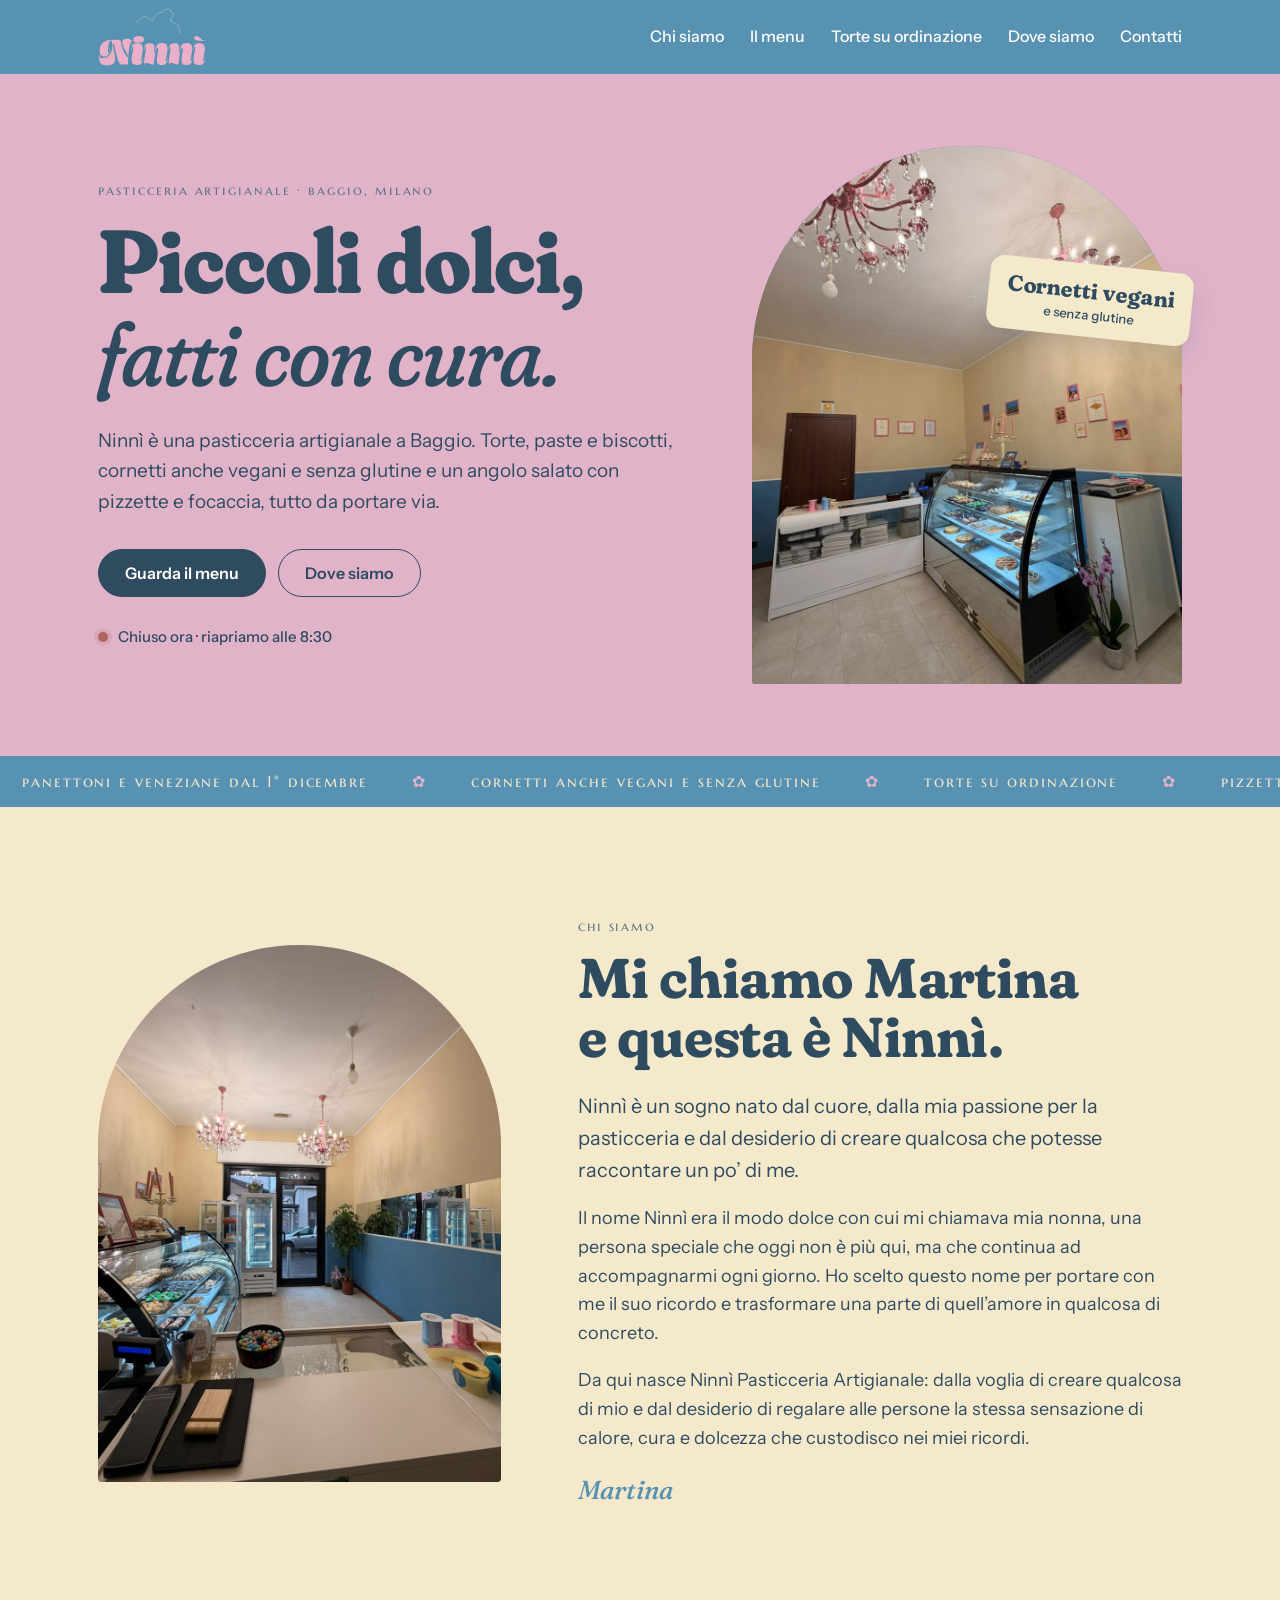
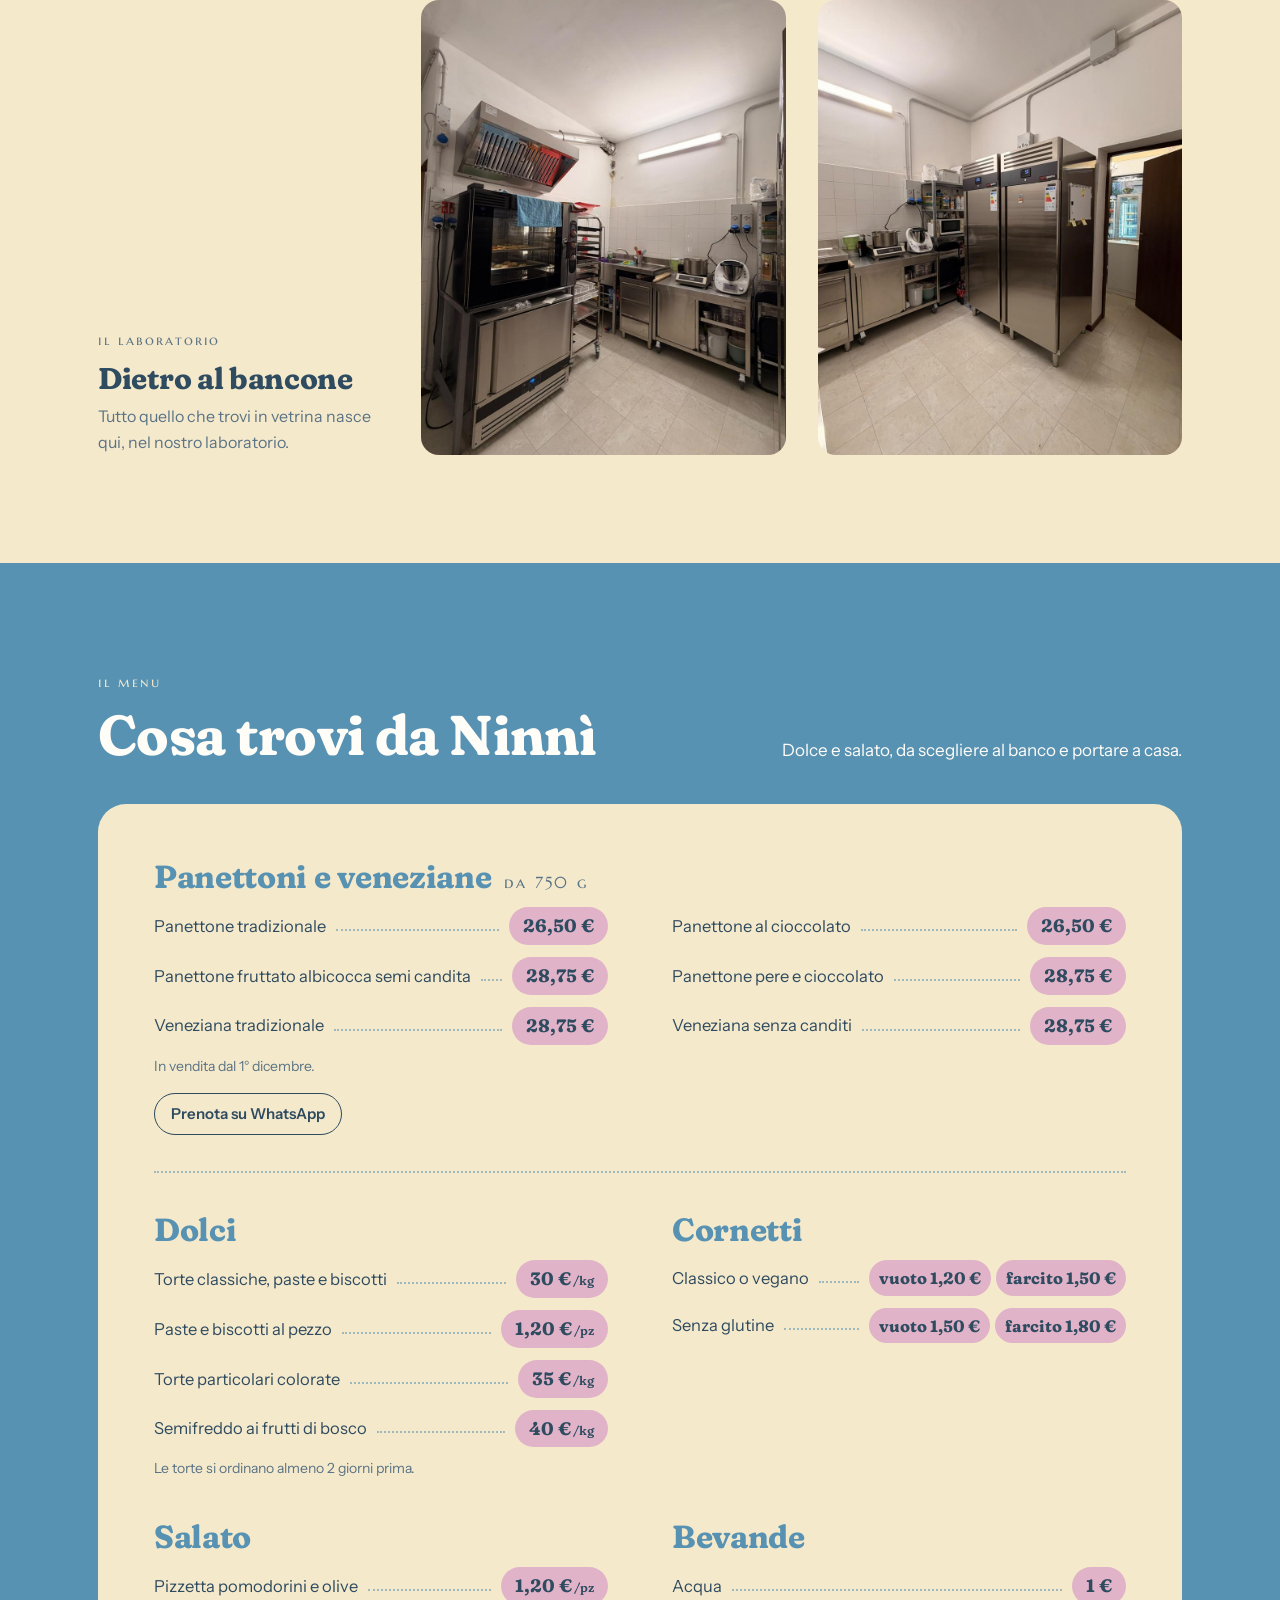
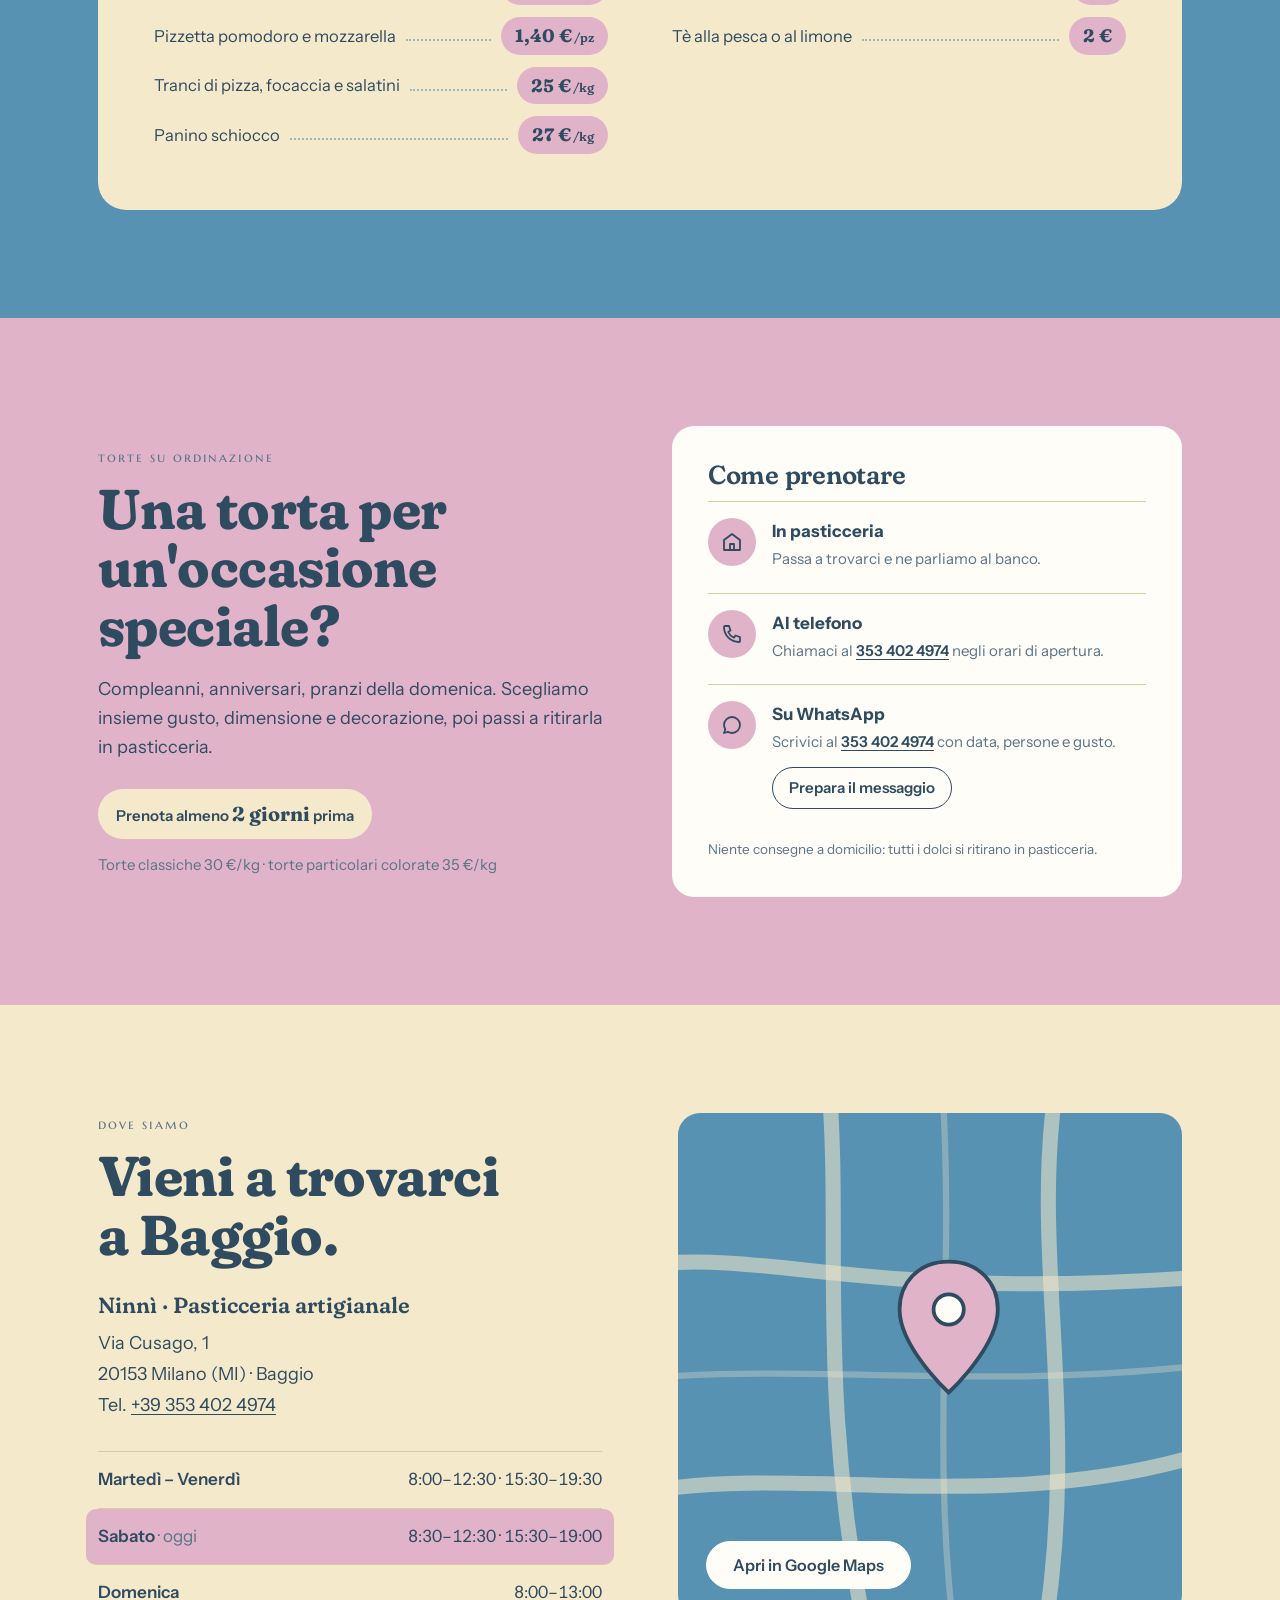
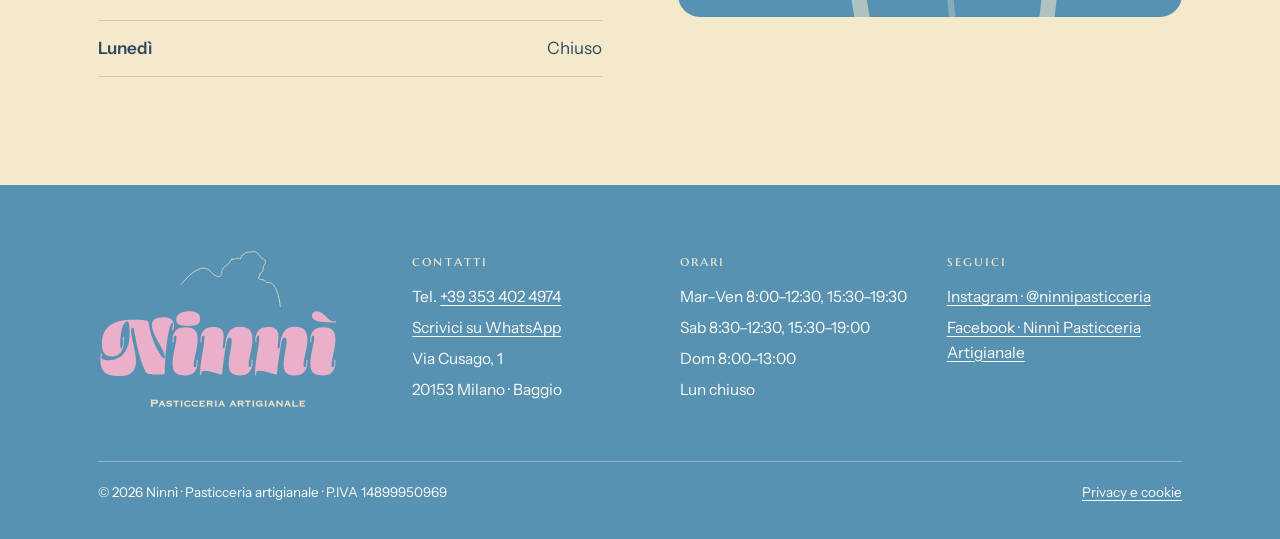
<file: index.html>
<!doctype html>
<html lang="it">
<head>
<meta charset="utf-8">
<meta name="viewport" content="width=device-width, initial-scale=1, viewport-fit=cover">
<title>Ninnì · Pasticceria artigianale a Baggio, Milano</title>
<meta name="description" content="Ninnì, pasticceria artigianale in Via Cusago 1 a Baggio, Milano: torte, paste e biscotti, cornetti anche vegani e senza glutine, pizzette e focaccia da portare via.">
<link rel="canonical" href="https://www.ninnipasticceriaartigianale.it/">
<meta name="theme-color" content="#5892B3">
<link rel="icon" href="favicon.ico" sizes="32x32">
<link rel="icon" href="img/icon-512.png" type="image/png" sizes="512x512">
<link rel="apple-touch-icon" href="img/apple-touch-icon.png">
<link rel="preload" href="fonts/fraunces.woff2" as="font" type="font/woff2" crossorigin>
<link rel="preload" href="fonts/instrument-sans.woff2" as="font" type="font/woff2" crossorigin>
<link rel="stylesheet" href="style.css">
<meta property="og:type" content="website">
<meta property="og:locale" content="it_IT">
<meta property="og:site_name" content="Ninnì Pasticceria Artigianale">
<meta property="og:title" content="Ninnì · Pasticceria artigianale a Baggio">
<meta property="og:description" content="Torte, paste e biscotti, cornetti anche vegani e senza glutine. Via Cusago 1, Milano.">
<meta property="og:url" content="https://www.ninnipasticceriaartigianale.it/">
<meta property="og:image" content="https://www.ninnipasticceriaartigianale.it/img/og-image.jpg">
<meta property="og:image:width" content="1200">
<meta property="og:image:height" content="630">
<meta name="twitter:card" content="summary_large_image">
<script type="application/ld+json">
{
  "@context": "https://schema.org",
  "@type": "Bakery",
  "name": "Ninnì Pasticceria Artigianale",
  "url": "https://www.ninnipasticceriaartigianale.it/",
  "image": "https://www.ninnipasticceriaartigianale.it/img/og-image.jpg",
  "logo": "https://www.ninnipasticceriaartigianale.it/img/icon-512.png",
  "telephone": "+39 353 402 4974",
  "priceRange": "€",
  "address": {
    "@type": "PostalAddress",
    "streetAddress": "Via Cusago, 1",
    "postalCode": "20153",
    "addressLocality": "Milano",
    "addressRegion": "MI",
    "addressCountry": "IT"
  },
  "geo": {
    "@type": "GeoCoordinates",
    "latitude": 45.462386,
    "longitude": 9.087513
  },
  "hasMap": "https://www.google.com/maps/search/?api=1&query=Via+Cusago+1%2C+20153+Milano",
  "openingHoursSpecification": [
    {
      "@type": "OpeningHoursSpecification",
      "dayOfWeek": [
        "Tuesday",
        "Wednesday",
        "Thursday",
        "Friday"
      ],
      "opens": "08:00",
      "closes": "12:30"
    },
    {
      "@type": "OpeningHoursSpecification",
      "dayOfWeek": [
        "Tuesday",
        "Wednesday",
        "Thursday",
        "Friday"
      ],
      "opens": "15:30",
      "closes": "19:30"
    },
    {
      "@type": "OpeningHoursSpecification",
      "dayOfWeek": "Saturday",
      "opens": "08:30",
      "closes": "12:30"
    },
    {
      "@type": "OpeningHoursSpecification",
      "dayOfWeek": "Saturday",
      "opens": "15:30",
      "closes": "19:00"
    },
    {
      "@type": "OpeningHoursSpecification",
      "dayOfWeek": "Sunday",
      "opens": "08:00",
      "closes": "13:00"
    }
  ],
  "sameAs": [
    "https://www.instagram.com/ninnipasticceria/"
  ]
}
</script>
</head>
<body>
<a class="visually-hidden" href="#menu">Vai al menu</a>

<header class="top">
  <div class="wrap">
    <a class="logo" href="#top" aria-label="Ninnì, torna all'inizio">
      <img src="img/logo-mark.svg" alt="Ninnì" width="109" height="58">
    </a>
    <button class="burger" id="burger" aria-expanded="false" aria-controls="nav" aria-label="Apri il menu"><span></span></button>
    <nav id="nav" aria-label="Principale">
      <a href="#storia">Chi siamo</a>
      <a href="#menu">Il menu</a>
      <a href="#torte">Torte su ordinazione</a>
      <a href="#dove">Dove siamo</a>
      <a href="#contatti">Contatti</a>
      <span class="nav-info">Via Cusago 1, Baggio · chiusi il lunedì</span>
    </nav>
  </div>
</header>

<main id="top">
  <!-- HERO -->
  <div class="hero">
    <div class="wrap">
      <div>
        <span class="label eyebrow">Pasticceria artigianale · Baggio, Milano</span>
        <h1>Piccoli dolci, <em>fatti con cura.</em></h1>
        <p class="lead">Ninnì è una pasticceria artigianale a Baggio. Torte, paste e biscotti, cornetti anche vegani e senza glutine e un angolo salato con pizzette e focaccia, tutto da portare via.</p>
        <div class="cta">
          <a class="btn" href="#menu">Guarda il menu</a>
          <a class="btn ghost" href="#dove">Dove siamo</a>
        </div>
        <div class="stato" id="stato-hero"><span class="dot"></span><span id="stato-testo">Orari in caricamento</span></div>
      </div>
      <div class="hero-vis">
        <div class="arco">
          <img src="img/vetrina.jpg" alt="Il bancone di Ninnì con la vetrina dei dolci e i lampadari rosa" width="900" height="1200">
        </div>
        <div class="cartellino"><b>Cornetti vegani</b><span>e senza glutine</span></div>
      </div>
    </div>
  </div>

  <div class="nastro" aria-hidden="true">
    <div class="nastro-track">
      <span>panettoni e veneziane dal 1° dicembre</span><span>cornetti anche vegani e senza glutine</span><span>torte su ordinazione</span><span>pizzette e focaccia</span><span>chiusi il lunedì</span>
      <span>panettoni e veneziane dal 1° dicembre</span><span>cornetti anche vegani e senza glutine</span><span>torte su ordinazione</span><span>pizzette e focaccia</span><span>chiusi il lunedì</span>
    </div>
  </div>

  <!-- CHI SIAMO -->
  <section class="storia" id="storia">
    <div class="wrap">
      <div class="arco">
        <img src="img/sala.jpg" loading="lazy" decoding="async" alt="L'interno della pasticceria visto dal bancone, con i lampadari rosa e la porta su strada" width="900" height="1200">
      </div>
      <div>
        <span class="label eyebrow">Chi siamo</span>
        <h2>Mi chiamo Martina e questa è Ninnì.</h2>
        <div class="testo">
          <p>Ninnì è un sogno nato dal cuore, dalla mia passione per la pasticceria e dal desiderio di creare qualcosa che potesse raccontare un po’ di me.</p>
          <p>Il nome Ninnì era il modo dolce con cui mi chiamava mia nonna, una persona speciale che oggi non è più qui, ma che continua ad accompagnarmi ogni giorno. Ho scelto questo nome per portare con me il suo ricordo e trasformare una parte di quell’amore in qualcosa di concreto.</p>
          <p>Da qui nasce Ninnì Pasticceria Artigianale: dalla voglia di creare qualcosa di mio e dal desiderio di regalare alle persone la stessa sensazione di calore, cura e dolcezza che custodisco nei miei ricordi.</p>
          <p class="firma">Martina</p>
        </div>
      </div>
    </div>
    <div class="wrap lab">
      <div class="didascalia">
        <span class="label eyebrow">Il laboratorio</span>
        <h3>Dietro al bancone</h3>
        <p>Tutto quello che trovi in vetrina nasce qui, nel nostro laboratorio.</p>
      </div>
      <figure><img src="img/forno.jpg" loading="lazy" decoding="async" alt="Il forno del laboratorio con le teglie in cottura" width="900" height="1200"></figure>
      <figure><img src="img/frigo.jpg" loading="lazy" decoding="async" alt="Il laboratorio con banchi da lavoro e frigoriferi in acciaio" width="900" height="1200"></figure>
    </div>
  </section>

  <!-- MENU -->
  <section class="menu" id="menu">
    <div class="wrap">
      <div class="sec-head">
        <div>
          <span class="label eyebrow">Il menu</span>
          <h2>Cosa trovi da Ninnì</h2>
        </div>
        <p>Dolce e salato, da scegliere al banco e portare a casa.</p>
      </div>
      <div class="listino">
        <div class="gruppo feste">
          <h3>Panettoni e veneziane <span class="label">da 750 g</span></h3>
          <ul>
            <li class="voce"><span class="nome">Panettone tradizionale</span><span class="punti" aria-hidden="true"></span><span class="prezzi"><span class="pill">26,50 €</span></span></li>
            <li class="voce"><span class="nome">Panettone al cioccolato</span><span class="punti" aria-hidden="true"></span><span class="prezzi"><span class="pill">26,50 €</span></span></li>
            <li class="voce"><span class="nome">Panettone fruttato albicocca semi candita</span><span class="punti" aria-hidden="true"></span><span class="prezzi"><span class="pill">28,75 €</span></span></li>
            <li class="voce"><span class="nome">Panettone pere e cioccolato</span><span class="punti" aria-hidden="true"></span><span class="prezzi"><span class="pill">28,75 €</span></span></li>
            <li class="voce"><span class="nome">Veneziana tradizionale</span><span class="punti" aria-hidden="true"></span><span class="prezzi"><span class="pill">28,75 €</span></span></li>
            <li class="voce"><span class="nome">Veneziana senza canditi</span><span class="punti" aria-hidden="true"></span><span class="prezzi"><span class="pill">28,75 €</span></span></li>
          </ul>
          <p class="sotto">In vendita dal 1° dicembre.</p>
          <details class="ordina" id="panettoni">
            <summary>Prenota su WhatsApp</summary>
            <form id="panettoni-form" novalidate>
              <!-- le righe con le quantità le crea script.js dalle voci qui sopra -->
              <div class="qta-lista largo" id="panettoni-qta"></div>
              <p class="totale largo" id="panettoni-totale">Totale: 0,00 €</p>
              <label>Nome<input name="nome" autocomplete="given-name" required></label>
              <label>Ritiro il<input name="data" type="date" required></label>
              <p class="avviso largo" id="panettoni-avviso" aria-live="polite">Si apre WhatsApp con il messaggio pronto: lo invii tu. Il sito non salva nulla.</p>
              <button class="btn largo" type="submit">Apri WhatsApp</button>
            </form>
          </details>
        </div>
        <div class="gruppo">
          <h3>Dolci</h3>
          <ul>
            <li class="voce"><span class="nome">Torte classiche, paste e biscotti</span><span class="punti" aria-hidden="true"></span><span class="prezzi"><span class="pill">30 €<small>/kg</small></span></span></li>
            <li class="voce"><span class="nome">Paste e biscotti al pezzo</span><span class="punti" aria-hidden="true"></span><span class="prezzi"><span class="pill">1,20 €<small>/pz</small></span></span></li>
            <li class="voce"><span class="nome">Torte particolari colorate</span><span class="punti" aria-hidden="true"></span><span class="prezzi"><span class="pill">35 €<small>/kg</small></span></span></li>
            <li class="voce"><span class="nome">Semifreddo ai frutti di bosco</span><span class="punti" aria-hidden="true"></span><span class="prezzi"><span class="pill">40 €<small>/kg</small></span></span></li>
          </ul>
          <p class="sotto">Le torte si ordinano almeno 2 giorni prima.</p>
        </div>
        <div class="gruppo">
          <h3>Cornetti</h3>
          <ul>
            <li class="voce doppio"><span class="nome">Classico o vegano</span><span class="punti" aria-hidden="true"></span><span class="prezzi"><span class="pill">vuoto 1,20 €</span><span class="pill">farcito 1,50 €</span></span></li>
            <li class="voce doppio"><span class="nome">Senza glutine</span><span class="punti" aria-hidden="true"></span><span class="prezzi"><span class="pill">vuoto 1,50 €</span><span class="pill">farcito 1,80 €</span></span></li>
          </ul>
        </div>
        <div class="gruppo">
          <h3>Salato</h3>
          <ul>
            <li class="voce"><span class="nome">Pizzetta pomodorini e olive</span><span class="punti" aria-hidden="true"></span><span class="prezzi"><span class="pill">1,20 €<small>/pz</small></span></span></li>
            <li class="voce"><span class="nome">Pizzetta pomodoro e mozzarella</span><span class="punti" aria-hidden="true"></span><span class="prezzi"><span class="pill">1,40 €<small>/pz</small></span></span></li>
            <li class="voce"><span class="nome">Tranci di pizza, focaccia e salatini</span><span class="punti" aria-hidden="true"></span><span class="prezzi"><span class="pill">25 €<small>/kg</small></span></span></li>
            <li class="voce"><span class="nome">Panino schiocco</span><span class="punti" aria-hidden="true"></span><span class="prezzi"><span class="pill">27 €<small>/kg</small></span></span></li>
          </ul>
        </div>
        <div class="gruppo">
          <h3>Bevande</h3>
          <ul>
            <li class="voce"><span class="nome">Acqua</span><span class="punti" aria-hidden="true"></span><span class="prezzi"><span class="pill">1 €</span></span></li>
            <li class="voce"><span class="nome">Tè alla pesca o al limone</span><span class="punti" aria-hidden="true"></span><span class="prezzi"><span class="pill">2 €</span></span></li>
          </ul>
        </div>
      </div>
    </div>
  </section>

  <!-- TORTE SU ORDINAZIONE -->
  <section class="torte" id="torte">
    <div class="wrap">
      <div class="intro">
        <span class="label eyebrow">Torte su ordinazione</span>
        <h2>Una torta per un'occasione speciale?</h2>
        <p>Compleanni, anniversari, pranzi della domenica. Scegliamo insieme gusto, dimensione e decorazione, poi passi a ritirarla in pasticceria.</p>
        <span class="quando">Prenota almeno <b>2 giorni</b> prima</span>
        <p class="prezzi-torte">Torte classiche 30 €/kg · torte particolari colorate 35 €/kg</p>
      </div>
      <div class="come">
        <h3>Come prenotare</h3>
        <div class="modo">
          <span class="ico"><svg viewBox="0 0 24 24" fill="none" stroke="currentColor" stroke-width="1.8" stroke-linecap="round" stroke-linejoin="round"><path d="M4 10 L12 4 L20 10 V20 H4 Z"/><path d="M10 20 V14 H14 V20"/></svg></span>
          <div><b>In pasticceria</b><span>Passa a trovarci e ne parliamo al banco.</span></div>
        </div>
        <div class="modo">
          <span class="ico"><svg viewBox="0 0 24 24" fill="none" stroke="currentColor" stroke-width="1.8" stroke-linecap="round" stroke-linejoin="round"><path d="M5 4 H9 L10.5 8.5 L8.2 10 C9.2 12.2 11.8 14.8 14 15.8 L15.5 13.5 L20 15 V19 C20 19.6 19.6 20 19 20 C10.7 20 4 13.3 4 5 C4 4.4 4.4 4 5 4 Z"/></svg></span>
          <div><b>Al telefono</b><span>Chiamaci al <a href="tel:+393534024974">353 402 4974</a> negli orari di apertura.</span></div>
        </div>
        <div class="modo" id="ordina">
          <span class="ico"><svg viewBox="0 0 24 24" fill="none" stroke="currentColor" stroke-width="1.8" stroke-linecap="round" stroke-linejoin="round"><path d="M4 20 L5.3 16.2 C4.5 14.9 4 13.5 4 12 C4 7.6 7.6 4 12 4 C16.4 4 20 7.6 20 12 C20 16.4 16.4 20 12 20 C10.5 20 9.1 19.6 7.8 18.8 Z"/></svg></span>
          <div><b>Su WhatsApp</b><span>Scrivici al <a href="https://wa.me/393534024974" target="_blank" rel="noopener">353 402 4974</a> con data, persone e gusto.</span>
            <details class="ordina">
              <summary>Prepara il messaggio</summary>
              <form id="ordina-form" novalidate>
                <label>Nome<input name="nome" autocomplete="given-name" required></label>
                <label>Ritiro il<input name="data" type="date" required></label>
                <label>Persone<input name="persone" type="number" min="1" max="200" inputmode="numeric" required></label>
                <label>Gusto<input name="gusto" placeholder="es. pan di Spagna e crema"></label>
                <label class="largo">Scritta o decorazione<textarea name="note" rows="2" placeholder="Facoltativo"></textarea></label>
                <p class="avviso largo" id="ordina-avviso" aria-live="polite">Si apre WhatsApp con il messaggio pronto: lo invii tu. Il sito non salva nulla.</p>
                <button class="btn largo" type="submit">Apri WhatsApp</button>
              </form>
            </details>
          </div>
        </div>
        <p class="piccolo">Niente consegne a domicilio: tutti i dolci si ritirano in pasticceria.</p>
      </div>
    </div>
  </section>

  <!-- DOVE SIAMO -->
  <section class="dove" id="dove">
    <div class="wrap">
      <div>
        <span class="label eyebrow">Dove siamo</span>
        <h2>Vieni a trovarci a Baggio.</h2>
        <div class="indirizzo">
          <b>Ninnì · Pasticceria artigianale</b>
          <span>Via Cusago, 1</span>
          <span>20153 Milano (MI) · Baggio</span>
          <span>Tel. <a href="tel:+393534024974">+39 353 402 4974</a></span>
        </div>
        <dl class="orari" id="orari">
          <div data-d="2,3,4,5"><dt>Martedì – Venerdì</dt><dd>8:00–12:30 · 15:30–19:30</dd></div>
          <div data-d="6"><dt>Sabato</dt><dd>8:30–12:30 · 15:30–19:00</dd></div>
          <div data-d="0"><dt>Domenica</dt><dd>8:00–13:00</dd></div>
          <div data-d="1"><dt>Lunedì</dt><dd>Chiuso</dd></div>
        </dl>
      </div>
      <div class="mappa">
        <svg viewBox="0 0 400 400" aria-hidden="true" preserveAspectRatio="xMidYMid slice">
          <g fill="none" stroke="#F5E9CB" stroke-opacity=".55" stroke-width="12" stroke-linecap="round">
            <path d="M-20 120 C80 110 160 150 420 130"/>
            <path d="M120 -20 C130 100 110 220 150 420"/>
            <path d="M-20 300 C100 280 260 320 420 270"/>
            <path d="M300 -20 C280 120 320 240 290 420"/>
          </g>
          <g fill="none" stroke="#F5E9CB" stroke-opacity=".3" stroke-width="5">
            <path d="M-20 210 C120 200 250 220 420 200"/>
            <path d="M210 -20 C220 140 200 260 220 420"/>
          </g>
          <path d="M215 118 C190 118 176 136 176 156 C176 186 215 222 215 222 C215 222 254 186 254 156 C254 136 240 118 215 118 Z" fill="#E1B3C9" stroke="#2E4B60" stroke-width="3"/>
          <circle cx="215" cy="156" r="12" fill="#FFFDF8" stroke="#2E4B60" stroke-width="3"/>
        </svg>
        <a class="btn chiaro" href="https://www.google.com/maps/search/?api=1&amp;query=Via+Cusago+1%2C+20153+Milano" target="_blank" rel="noopener">Apri in Google Maps</a>
      </div>
    </div>
  </section>
</main>

<footer id="contatti">
  <div class="wrap">
    <div class="grid">
      <div class="logo-big"><img src="img/logo-full.svg" alt="Ninnì, pasticceria artigianale" width="240" height="159"></div>
      <div>
        <h4>Contatti</h4>
        <ul>
          <li>Tel. <a href="tel:+393534024974">+39 353 402 4974</a></li>
          <li><a href="https://wa.me/393534024974" target="_blank" rel="noopener">Scrivici su WhatsApp</a></li>
          <li>Via Cusago, 1</li>
          <li>20153 Milano · Baggio</li>
        </ul>
      </div>
      <div>
        <h4>Orari</h4>
        <ul>
          <li>Mar–Ven 8:00–12:30, 15:30–19:30</li>
          <li>Sab 8:30–12:30, 15:30–19:00</li>
          <li>Dom 8:00–13:00</li>
          <li>Lun chiuso</li>
        </ul>
      </div>
      <div>
        <h4>Seguici</h4>
        <ul>
          <li><a href="https://www.instagram.com/ninnipasticceria/" target="_blank" rel="noopener">Instagram · @ninnipasticceria</a></li>
          <!-- Facebook: sostituire href con il link diretto alla pagina -->
          <li><a href="https://www.facebook.com/search/top?q=Ninn%C3%AC%20Pasticceria%20Artigianale" target="_blank" rel="noopener">Facebook · Ninnì Pasticceria Artigianale</a></li>
        </ul>
      </div>
    </div>
    <div class="legal">
      <span>© 2026 Ninnì · Pasticceria artigianale · P.IVA 14899950969</span>
      <a href="privacy.html">Privacy e cookie</a>
    </div>
  </div>
</footer>

<script src="script.js" defer></script>
</body>
</html>
</file>
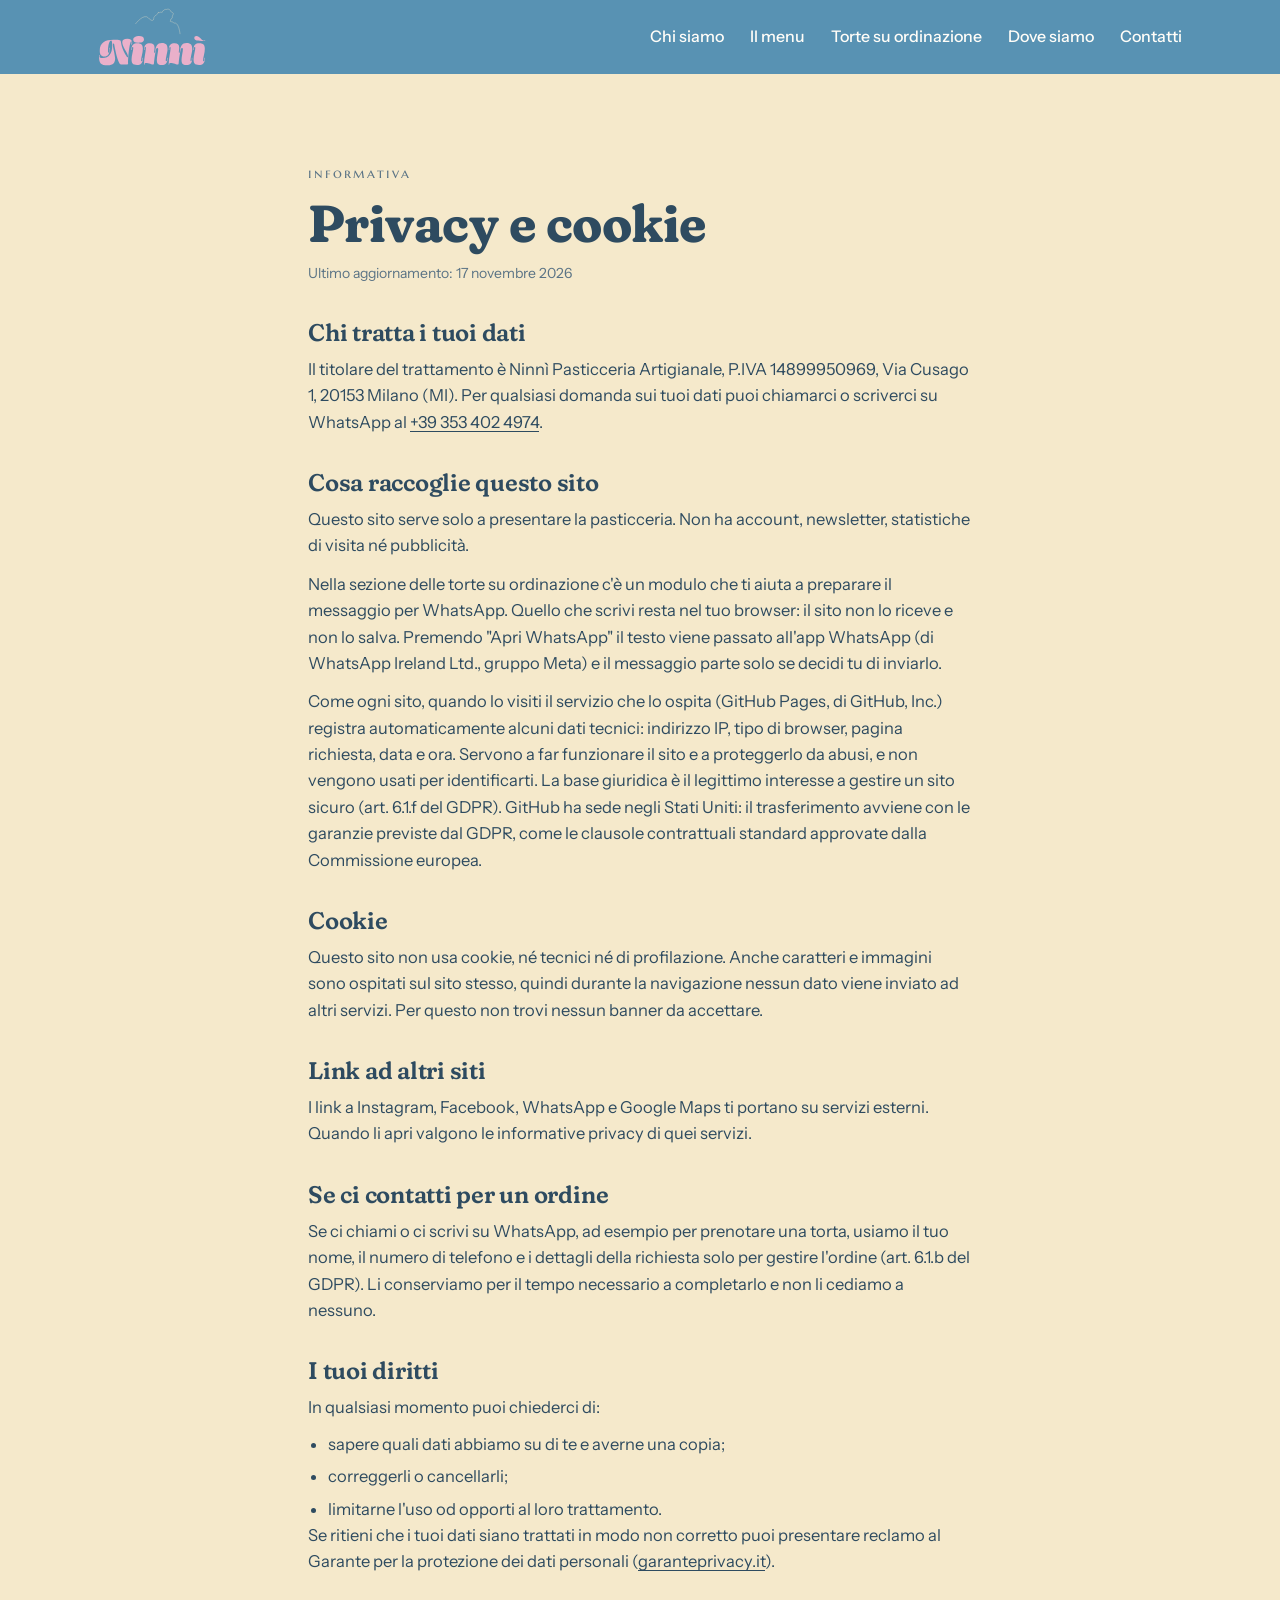
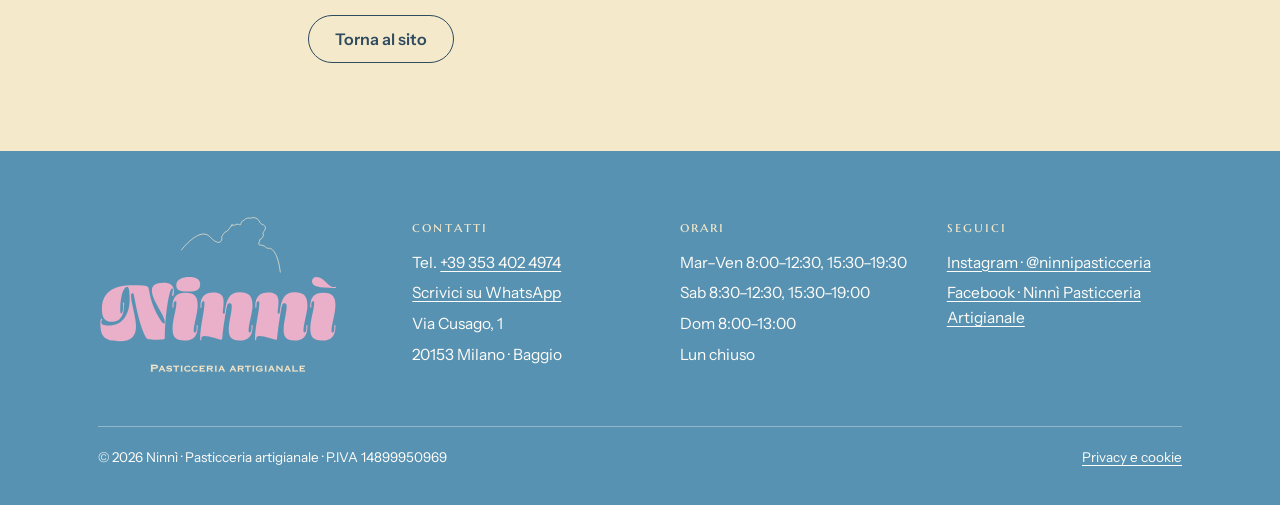
<file: privacy.html>
<!doctype html>
<html lang="it">
<head>
<meta charset="utf-8">
<meta name="viewport" content="width=device-width, initial-scale=1, viewport-fit=cover">
<title>Privacy e cookie · Ninnì Pasticceria</title>
<meta name="description" content="Informativa privacy e cookie del sito di Ninnì Pasticceria Artigianale, Baggio, Milano.">
<link rel="canonical" href="https://www.ninnipasticceriaartigianale.it/privacy.html">
<meta name="theme-color" content="#5892B3">
<link rel="icon" href="favicon.ico" sizes="32x32">
<link rel="icon" href="img/icon-512.png" type="image/png" sizes="512x512">
<link rel="apple-touch-icon" href="img/apple-touch-icon.png">
<link rel="preload" href="fonts/fraunces.woff2" as="font" type="font/woff2" crossorigin>
<link rel="preload" href="fonts/instrument-sans.woff2" as="font" type="font/woff2" crossorigin>
<link rel="stylesheet" href="style.css">
</head>
<body>
<a class="visually-hidden" href="#contenuto">Vai al contenuto</a>

<header class="top">
  <div class="wrap">
    <a class="logo" href="index.html#top" aria-label="Ninnì, torna alla home">
      <img src="img/logo-mark.svg" alt="Ninnì" width="109" height="58">
    </a>
    <button class="burger" id="burger" aria-expanded="false" aria-controls="nav" aria-label="Apri il menu"><span></span></button>
    <nav id="nav" aria-label="Principale">
      <a href="index.html#storia">Chi siamo</a>
      <a href="index.html#menu">Il menu</a>
      <a href="index.html#torte">Torte su ordinazione</a>
      <a href="index.html#dove">Dove siamo</a>
      <a href="index.html#contatti">Contatti</a>
      <span class="nav-info">Via Cusago 1, Baggio · chiusi il lunedì</span>
    </nav>
  </div>
</header>

<main id="contenuto" class="pagina">
  <div class="wrap">
    <span class="label eyebrow">Informativa</span>
    <h1>Privacy e cookie</h1>
    <p class="agg">Ultimo aggiornamento: 17 novembre 2026</p>

    <h2>Chi tratta i tuoi dati</h2>
    <p>Il titolare del trattamento è Ninnì Pasticceria Artigianale, P.IVA 14899950969, Via Cusago 1, 20153 Milano (MI). Per qualsiasi domanda sui tuoi dati puoi chiamarci o scriverci su WhatsApp al <a href="tel:+393534024974">+39 353 402 4974</a>.</p>
    <!-- TODO: aggiungere l'indirizzo email quando la casella del dominio è attiva -->

    <h2>Cosa raccoglie questo sito</h2>
    <p>Questo sito serve solo a presentare la pasticceria. Non ha account, newsletter, statistiche di visita né pubblicità.</p>
    <p>Nella sezione delle torte su ordinazione c'è un modulo che ti aiuta a preparare il messaggio per WhatsApp. Quello che scrivi resta nel tuo browser: il sito non lo riceve e non lo salva. Premendo "Apri WhatsApp" il testo viene passato all'app WhatsApp (di WhatsApp Ireland Ltd., gruppo Meta) e il messaggio parte solo se decidi tu di inviarlo.</p>
    <p>Come ogni sito, quando lo visiti il servizio che lo ospita (GitHub Pages, di GitHub, Inc.) registra automaticamente alcuni dati tecnici: indirizzo IP, tipo di browser, pagina richiesta, data e ora. Servono a far funzionare il sito e a proteggerlo da abusi, e non vengono usati per identificarti. La base giuridica è il legittimo interesse a gestire un sito sicuro (art. 6.1.f del GDPR). GitHub ha sede negli Stati Uniti: il trasferimento avviene con le garanzie previste dal GDPR, come le clausole contrattuali standard approvate dalla Commissione europea.</p>

    <h2>Cookie</h2>
    <p>Questo sito non usa cookie, né tecnici né di profilazione. Anche caratteri e immagini sono ospitati sul sito stesso, quindi durante la navigazione nessun dato viene inviato ad altri servizi. Per questo non trovi nessun banner da accettare.</p>

    <h2>Link ad altri siti</h2>
    <p>I link a Instagram, Facebook, WhatsApp e Google Maps ti portano su servizi esterni. Quando li apri valgono le informative privacy di quei servizi.</p>

    <h2>Se ci contatti per un ordine</h2>
    <p>Se ci chiami o ci scrivi su WhatsApp, ad esempio per prenotare una torta, usiamo il tuo nome, il numero di telefono e i dettagli della richiesta solo per gestire l'ordine (art. 6.1.b del GDPR). Li conserviamo per il tempo necessario a completarlo e non li cediamo a nessuno.</p>

    <h2>I tuoi diritti</h2>
    <p>In qualsiasi momento puoi chiederci di:</p>
    <ul>
      <li>sapere quali dati abbiamo su di te e averne una copia;</li>
      <li>correggerli o cancellarli;</li>
      <li>limitarne l'uso od opporti al loro trattamento.</li>
    </ul>
    <p>Se ritieni che i tuoi dati siano trattati in modo non corretto puoi presentare reclamo al Garante per la protezione dei dati personali (<a href="https://www.garanteprivacy.it" target="_blank" rel="noopener">garanteprivacy.it</a>).</p>

    <a class="btn ghost torna" href="index.html">Torna al sito</a>
  </div>
</main>

<footer id="contatti">
  <div class="wrap">
    <div class="grid">
      <div class="logo-big"><img src="img/logo-full.svg" alt="Ninnì, pasticceria artigianale" width="240" height="159"></div>
      <div>
        <h4>Contatti</h4>
        <ul>
          <li>Tel. <a href="tel:+393534024974">+39 353 402 4974</a></li>
          <li><a href="https://wa.me/393534024974" target="_blank" rel="noopener">Scrivici su WhatsApp</a></li>
          <li>Via Cusago, 1</li>
          <li>20153 Milano · Baggio</li>
        </ul>
      </div>
      <div>
        <h4>Orari</h4>
        <ul>
          <li>Mar–Ven 8:00–12:30, 15:30–19:30</li>
          <li>Sab 8:30–12:30, 15:30–19:00</li>
          <li>Dom 8:00–13:00</li>
          <li>Lun chiuso</li>
        </ul>
      </div>
      <div>
        <h4>Seguici</h4>
        <ul>
          <li><a href="https://www.instagram.com/ninnipasticceria/" target="_blank" rel="noopener">Instagram · @ninnipasticceria</a></li>
          <!-- Facebook: sostituire href con il link diretto alla pagina -->
          <li><a href="https://www.facebook.com/search/top?q=Ninn%C3%AC%20Pasticceria%20Artigianale" target="_blank" rel="noopener">Facebook · Ninnì Pasticceria Artigianale</a></li>
        </ul>
      </div>
    </div>
    <div class="legal">
      <span>© 2026 Ninnì · Pasticceria artigianale · P.IVA 14899950969</span>
      <a href="privacy.html">Privacy e cookie</a>
    </div>
  </div>
</footer>

<script>
  // Menu a tendina (telefono)
  const burger = document.getElementById("burger"), nav = document.getElementById("nav");
  const setMenu = open => { nav.classList.toggle("open", open); burger.setAttribute("aria-expanded", open); burger.setAttribute("aria-label", open ? "Chiudi il menu" : "Apri il menu"); };
  burger.addEventListener("click", () => setMenu(!nav.classList.contains("open")));
  document.addEventListener("keydown", e => { if (e.key === "Escape") setMenu(false); });
</script>
</body>
</html>
</file>
<file: style.css>
/* Caratteri ospitati sul sito (niente Google Fonts: nessun dato ai terzi) */
@font-face { font-family: "Fraunces"; font-style: normal; font-weight: 100 900; font-display: swap; src: url(fonts/fraunces.woff2) format("woff2"); unicode-range: U+0000-00FF,U+0131,U+0152-0153,U+02BB-02BC,U+02C6,U+02DA,U+02DC,U+0304,U+0308,U+0329,U+2000-206F,U+20AC,U+2122,U+2191,U+2193,U+2212,U+2215,U+FEFF,U+FFFD; }
@font-face { font-family: "Fraunces"; font-style: italic; font-weight: 100 900; font-display: swap; src: url(fonts/fraunces-italic.woff2) format("woff2"); unicode-range: U+0000-00FF,U+0131,U+0152-0153,U+02BB-02BC,U+02C6,U+02DA,U+02DC,U+0304,U+0308,U+0329,U+2000-206F,U+20AC,U+2122,U+2191,U+2193,U+2212,U+2215,U+FEFF,U+FFFD; }
@font-face { font-family: "Instrument Sans"; font-style: normal; font-weight: 400 700; font-display: swap; src: url(fonts/instrument-sans.woff2) format("woff2"); unicode-range: U+0000-00FF,U+0131,U+0152-0153,U+02BB-02BC,U+02C6,U+02DA,U+02DC,U+0304,U+0308,U+0329,U+2000-206F,U+20AC,U+2122,U+2191,U+2193,U+2212,U+2215,U+FEFF,U+FFFD; }
@font-face { font-family: "Marcellus SC"; font-style: normal; font-weight: 400; font-display: swap; src: url(fonts/marcellus-sc.woff2) format("woff2"); unicode-range: U+0000-00FF,U+0131,U+0152-0153,U+02BB-02BC,U+02C6,U+02DA,U+02DC,U+0304,U+0308,U+0329,U+2000-206F,U+20AC,U+2122,U+2191,U+2193,U+2212,U+2215,U+FEFF,U+FFFD; }

/* Palette: i tre colori del logo, più un inchiostro morbido per i testi */
:root {
  --blu: #5892B3;
  --rosa: #E1B3C9;
  --crema: #F5E9CB;
  --latte: #F5E9CB;      /* fondo pagina = crema della palette */
  --ink: #2E4B60;        /* testi: blu del logo scurito */
  --ink-2: #5A7385;      /* testi secondari */
  --linea: #DCCAA2;
  --bianco: #FFFDF8;

  --f-display: "Fraunces", "Iowan Old Style", "Palatino Linotype", Georgia, serif;
  --f-body: "Instrument Sans", "Helvetica Neue", Arial, sans-serif;
  --f-label: "Marcellus SC", "Copperplate", "Trajan Pro", Georgia, serif;

  --gutter: clamp(16px, 4vw, 48px);
  --max: 1180px;
  color-scheme: light;
}
* { box-sizing: border-box; }
html { scroll-behavior: smooth; scroll-padding-top: 96px; }
body {
  margin: 0;
  background: var(--latte);
  color: var(--ink);
  font-family: var(--f-body);
  font-size: 17px;
  line-height: 1.6;
  -webkit-font-smoothing: antialiased;
}
img { max-width: 100%; display: block; }
a { color: inherit; }
h1, h2, h3 {
  font-family: var(--f-display);
  font-variation-settings: "SOFT" 100, "WONK" 1;
  font-weight: 700;
  line-height: 1.04;
  letter-spacing: -0.01em;
  margin: 0;
  text-wrap: balance;
}
p { margin: 0; }
.wrap { max-width: var(--max); margin-inline: auto; padding-inline: var(--gutter); }
.label { font-family: var(--f-label); font-size: 14px; letter-spacing: 0.14em; text-transform: lowercase; }
.eyebrow { display: block; color: var(--ink-2); margin-bottom: 12px; }
:focus-visible { outline: 3px solid var(--blu); outline-offset: 3px; border-radius: 6px; }
.visually-hidden { position: absolute; width: 1px; height: 1px; overflow: hidden; clip: rect(0 0 0 0); white-space: nowrap; }

/* ---------- Header ---------- */
.top {
  position: sticky;
  top: env(safe-area-inset-top, 0px);
  z-index: 20;
  background: var(--blu);
  color: var(--bianco);
}
.top .wrap { display: flex; align-items: center; gap: 24px; padding-block: 8px; }
.top .logo img { height: 58px; width: auto; }
.top nav { margin-left: auto; display: flex; align-items: center; gap: 26px; }
.top nav a { text-decoration: none; font-weight: 500; font-size: 16px; }
.top nav a:hover { text-decoration: underline; text-underline-offset: 6px; text-decoration-thickness: 1.5px; }
.burger { display: none; }

.btn {
  display: inline-flex; align-items: center; justify-content: center; gap: 8px;
  font: 600 16px/1 var(--f-body);
  padding: 15px 26px; border-radius: 999px;
  border: 1.5px solid var(--ink); background: var(--ink); color: var(--bianco);
  text-decoration: none; cursor: pointer;
  transition: transform .15s ease, background .15s ease, color .15s ease;
}
.btn:hover { transform: translateY(-2px); }
.btn.ghost { background: transparent; color: var(--ink); }
.btn.ghost:hover { background: var(--ink); color: var(--bianco); }
.btn.chiaro { background: var(--bianco); color: var(--ink); border-color: var(--bianco); }

/* ---------- Hero ---------- */
.hero { background: var(--rosa); padding-block: 72px 72px; }
.hero .wrap { display: grid; grid-template-columns: 1.15fr 0.85fr; gap: clamp(32px, 5vw, 72px); align-items: center; }
.hero h1 { font-size: clamp(46px, 7vw, 92px); font-weight: 800; }
.hero h1 em { display: block; font-style: italic; font-weight: 500; color: var(--ink); }
.hero p.lead { font-size: 19px; max-width: 32em; margin-top: 26px; }
.hero .cta { display: flex; flex-wrap: wrap; gap: 12px; margin-top: 32px; }
.stato { display: inline-flex; align-items: center; gap: 10px; margin-top: 28px; font-size: 15px; font-weight: 500; }
.stato .dot { width: 10px; height: 10px; border-radius: 50%; background: #4F9469; box-shadow: 0 0 0 4px rgba(79,148,105,.16); }
.stato.chiuso .dot { background: #B0645F; box-shadow: 0 0 0 4px rgba(176,100,95,.16); }

.arco {
  position: relative; aspect-ratio: 4 / 5; max-width: 100%;
  border-radius: 999px 999px 18px 18px;
  background: var(--blu); color: var(--crema); --acc: var(--rosa);
  display: grid; place-items: center; overflow: hidden;
}
.arco svg.ill { width: 76%; height: auto; }
.arco img { position: absolute; inset: 0; width: 100%; height: 100%; object-fit: cover; }
.arco .foto-nota { position: absolute; bottom: 16px; left: 0; right: 0; text-align: center; font-size: 13px; opacity: .85; }
.hero-vis { position: relative; max-width: 430px; justify-self: end; width: 100%; }
.cartellino {
  position: absolute; right: -10px; top: 22%;
  background: var(--crema); color: var(--ink);
  padding: 14px 18px 12px; border-radius: 14px; transform: rotate(6deg);
  box-shadow: 0 10px 24px rgba(46,75,96,.16);
  text-align: center; line-height: 1.2;
}
.cartellino b { display: block; font-family: var(--f-display); font-size: 22px; font-weight: 700; font-variation-settings: "SOFT" 100; }
.cartellino span { font-size: 13px; font-weight: 500; }

/* ---------- Nastro ---------- */
.nastro { background: var(--blu); color: var(--crema); overflow: hidden; padding-block: 13px; }
.nastro-track { display: flex; width: max-content; animation: scorri 59s linear infinite; }
.nastro-track span { font-family: var(--f-label); font-size: 16px; letter-spacing: .12em; white-space: nowrap; padding-inline: 22px; }
.nastro-track span::after { content: "✿"; color: var(--rosa); margin-left: 44px; }
@keyframes scorri { to { transform: translateX(-50%); } }

section { padding-block: clamp(64px, 9vw, 108px); }
.sec-head { display: flex; flex-wrap: wrap; align-items: end; justify-content: space-between; gap: 16px 40px; margin-bottom: 40px; }
h2 { font-size: clamp(34px, 4.8vw, 56px); }
.sec-head p { max-width: 34em; color: var(--ink-2); }

/* ---------- Chi siamo ---------- */
.storia .wrap { display: grid; grid-template-columns: 0.8fr 1.2fr; gap: clamp(32px, 6vw, 88px); align-items: center; }
.storia .arco { background: var(--rosa); color: var(--ink); --acc: var(--blu); aspect-ratio: 3 / 4; }
.storia h2 { margin-bottom: 24px; }
.storia .testo { display: grid; gap: 18px; max-width: 36em; font-size: 18px; }
.storia .firma { font-family: var(--f-display); font-style: italic; font-size: 26px; font-weight: 500; color: var(--blu); }
.storia h2 + .testo p:first-child { font-size: 20px; }
footer a, .modo a, .indirizzo a { text-underline-offset: 3px; }
.da-completare { border: 1.5px dashed var(--blu); border-radius: 12px; padding: 14px 16px; font-size: 15px; color: var(--ink-2); background: transparent; }
.da-completare b { color: var(--ink); }
.pilastri { list-style: none; margin: 36px 0 0; padding: 28px 0 0; display: grid; grid-template-columns: repeat(3, 1fr); gap: 24px; border-top: 1.5px solid var(--linea); }
.pilastri li { display: grid; gap: 6px; font-size: 15px; color: var(--ink-2); }
.pilastri b { font-family: var(--f-display); font-size: 21px; font-weight: 600; color: var(--ink); line-height: 1.15; font-variation-settings: "SOFT" 100; }

/* ---------- Menu (listino come quello stampato in negozio) ---------- */
.menu { background: var(--blu); }
.menu .sec-head h2 { color: var(--bianco); }
.menu .sec-head .eyebrow { color: var(--crema); }
.menu .sec-head p { color: var(--bianco); }
.listino {
  background: var(--crema); border-radius: 28px;
  padding: clamp(24px, 4.5vw, 56px);
  display: grid; grid-template-columns: 1fr 1fr; gap: 40px clamp(32px, 5vw, 72px);
}
.gruppo h3 { font-size: 32px; font-weight: 700; color: var(--blu); font-variation-settings: "SOFT" 100, "WONK" 0; margin-bottom: 14px; }
.gruppo ul { list-style: none; margin: 0; padding: 0; display: grid; gap: 12px; }
.voce { display: flex; flex-wrap: nowrap; align-items: center; gap: 8px 10px; }
.voce.doppio { flex-wrap: wrap; }
.voce .nome { font-size: 16.5px; min-width: 0; flex: 0 1 auto; }
.voce .punti { flex: 1 1 12px; min-width: 12px; border-bottom: 2px dotted rgba(88,146,179,.55); transform: translateY(4px); }
.voce .prezzi { display: flex; flex-wrap: wrap; justify-content: flex-end; gap: 6px; margin-left: auto; flex: none; }
.pill {
  background: var(--rosa); color: var(--ink); border-radius: 999px; padding: 5px 14px 4px;
  font-family: var(--f-display); font-variation-settings: "SOFT" 100, "WONK" 0; font-weight: 700; font-size: 18px;
  white-space: nowrap; font-variant-numeric: tabular-nums;
}
.pill small { font-size: 12.5px; font-weight: 600; margin-left: 2px; }
.voce.doppio .prezzi { gap: 5px; }
.voce.doppio .pill { padding-inline: 10px; font-size: 16.5px; }
.gruppo .sotto { font-size: 14px; color: var(--ink-2); margin-top: 10px; }
/* Panettoni e veneziane (stagionale): riga intera in cima, voci su due colonne */
.gruppo.feste { grid-column: 1 / -1; padding-bottom: 36px; border-bottom: 2px dotted rgba(88,146,179,.55); }
.gruppo.feste h3 .label { color: var(--ink-2); font-size: 16px; font-weight: 400; margin-left: 6px; white-space: nowrap; }
.gruppo.feste ul { grid-template-columns: 1fr 1fr; column-gap: clamp(32px, 5vw, 72px); }
.feste .ordina { margin-top: 16px; }
.feste .ordina input { background: var(--bianco); }
.qta-lista { display: grid; grid-template-columns: 1fr 1fr; gap: 10px clamp(32px, 5vw, 72px); }
.ordina .qta-lista label { grid-template-columns: 1fr 76px; align-items: center; gap: 10px; font-weight: 400; font-size: 15px; }
.qta-lista small { color: var(--ink-2); white-space: nowrap; }
.ordina .totale { margin: 0; font-weight: 600; }
.nota-prezzi { margin-top: 24px; font-size: 14px; color: var(--crema); }

/* ---------- Laboratorio ---------- */
.storia .lab { display: grid; grid-template-columns: 0.8fr 1fr 1fr; gap: clamp(16px, 3vw, 32px); align-items: end; margin-top: clamp(48px, 7vw, 88px); }
.lab figure { margin: 0; }
.lab img { width: 100%; height: auto; aspect-ratio: 4 / 5; object-fit: cover; border-radius: 18px; }
.lab .didascalia h3 { font-size: 30px; font-weight: 700; font-variation-settings: "SOFT" 100; margin-bottom: 10px; }
.lab .didascalia p { color: var(--ink-2); font-size: 16px; max-width: 22em; }

/* ---------- Torte su ordinazione ---------- */
.torte { background: var(--rosa); }
.torte .wrap { display: grid; grid-template-columns: 1fr 1fr; gap: clamp(28px, 5vw, 64px); align-items: center; }
.torte .intro { color: var(--ink); }
.torte .intro .eyebrow { color: var(--ink-2); }
.torte .intro p { margin-top: 20px; font-size: 18px; max-width: 30em; }
.torte .intro .quando {
  display: inline-block; line-height: 1.5; margin-top: 28px;
  background: var(--crema); color: var(--ink); border-radius: 999px; padding: 10px 18px; font-weight: 600; font-size: 15px;
}
.torte .intro p.prezzi-torte { margin-top: 14px; font-size: 15px; color: var(--ink-2); }
.torte .intro .quando b { font-family: var(--f-display); font-size: 20px; font-weight: 700; }
.come { background: var(--bianco); border-radius: 22px; padding: clamp(22px, 3.5vw, 36px); display: grid; gap: 4px; }
.come h3 { font-size: 26px; font-weight: 600; margin-bottom: 8px; font-variation-settings: "SOFT" 100; }
.modo { display: grid; grid-template-columns: 48px 1fr; gap: 16px; align-items: start; padding-block: 16px; border-top: 1px solid var(--linea); }
.modo .ico { width: 48px; height: 48px; border-radius: 50%; background: var(--rosa); display: grid; place-items: center; color: var(--ink); }
.modo .ico svg { width: 24px; height: 24px; }
.modo b { display: block; font-size: 17px; }
.modo span { font-size: 15px; color: var(--ink-2); }
.modo a { font-weight: 600; color: var(--ink); }
.come .piccolo { font-size: 13.5px; color: var(--ink-2); padding-top: 10px; }

/* Modulo che prepara il messaggio WhatsApp (non invia nulla al sito) */
.ordina { margin-top: 12px; }
.ordina summary {
  list-style: none; display: inline-flex; align-items: center; cursor: pointer;
  font-weight: 600; font-size: 15px; color: var(--ink);
  border: 1.5px solid var(--ink); border-radius: 999px; padding: 8px 16px;
  transition: background .15s ease, color .15s ease;
}
.ordina summary::-webkit-details-marker { display: none; }
.ordina summary:hover, .ordina[open] summary { background: var(--ink); color: var(--bianco); }
.ordina form { display: grid; grid-template-columns: 1fr 1fr; gap: 12px; margin-top: 16px; }
.ordina label { display: grid; gap: 4px; font-size: 14px; font-weight: 600; color: var(--ink); min-width: 0; }
.ordina .largo { grid-column: 1 / -1; }
.ordina input, .ordina textarea {
  font: 400 16px/1.4 var(--f-body); color: var(--ink);
  background: var(--latte); border: 1.5px solid var(--linea); border-radius: 12px;
  padding: 10px 12px; width: 100%; min-width: 0; min-height: 46px; -webkit-appearance: none; appearance: none;
}
.ordina input::placeholder, .ordina textarea::placeholder { color: var(--ink-2); opacity: .7; }
.ordina input:focus, .ordina textarea:focus { border-color: var(--blu); }
.ordina textarea { resize: vertical; }
.ordina .avviso { margin: 0; font-size: 13.5px; color: var(--ink-2); }
.ordina .avviso.errore { color: var(--ink); font-weight: 600; }
.ordina .btn { justify-self: start; }

/* ---------- Dove siamo ---------- */
.dove .wrap { display: grid; grid-template-columns: 1fr 1fr; gap: clamp(32px, 6vw, 80px); align-items: start; }
.dove h2 { margin-bottom: 24px; }
.indirizzo { font-size: 18px; display: grid; gap: 2px; }
.indirizzo b { font-family: var(--f-display); font-size: 22px; font-weight: 600; font-variation-settings: "SOFT" 100; margin-bottom: 4px; }
.ph { background: var(--rosa); border-radius: 6px; padding: 0 6px; }
.orari { margin: 32px 0 0; border-top: 1.5px solid var(--linea); }
.orari div { display: flex; justify-content: space-between; gap: 16px; padding-block: 14px; border-bottom: 1.5px solid var(--linea); font-variant-numeric: tabular-nums; }
.orari dt { font-weight: 600; }
.orari dd { margin: 0; text-align: right; }
.orari .oggi { background: var(--rosa); margin-inline: -12px; padding-inline: 12px; border-radius: 10px; }
.orari .oggi dt::after { content: " · oggi"; font-weight: 400; color: var(--ink-2); }
.mappa { position: relative; border-radius: 22px; overflow: hidden; background: var(--blu); aspect-ratio: 1 / 1; max-width: 100%; display: grid; align-content: end; padding: 28px; }
.mappa svg { position: absolute; inset: 0; width: 100%; height: 100%; }
.mappa .btn { position: relative; justify-self: start; }

/* ---------- Footer ---------- */
footer { background: var(--blu); color: var(--bianco); padding-block: 64px 36px; }
footer .grid { display: grid; grid-template-columns: 1.2fr 1fr 1fr 1fr; gap: 32px; }
footer .logo-big img { width: 240px; height: auto; }
footer h4 { font-family: var(--f-label); font-weight: 400; font-size: 15px; letter-spacing: .14em; text-transform: lowercase; margin: 0 0 12px; color: var(--crema); }
footer li { font-size: 15.5px; }
footer ul { list-style: none; padding: 0; margin: 0; display: grid; gap: 6px; }
footer .legal { margin-top: 52px; padding-top: 20px; border-top: 1px solid rgba(255,253,248,.35); display: flex; flex-wrap: wrap; justify-content: space-between; gap: 12px; font-size: 13.5px; }

/* ---------- Responsive + menu a tendina ---------- */
@media (max-width: 980px) {
  footer .grid { grid-template-columns: 1fr 1fr; }
}
@media (max-width: 900px) {
  .burger {
    display: inline-grid; place-items: center; margin-left: auto;
    width: 46px; height: 46px; border-radius: 50%;
    background: transparent; border: 1.5px solid rgba(255,253,248,.7); color: var(--bianco); cursor: pointer;
  }
  .burger span, .burger span::before, .burger span::after {
    display: block; width: 20px; height: 2px; background: currentColor; border-radius: 2px; position: relative; transition: transform .2s ease, background .2s ease;
  }
  .burger span::before, .burger span::after { content: ""; position: absolute; left: 0; }
  .burger span::before { top: -6px; }
  .burger span::after { top: 6px; }
  .burger[aria-expanded="true"] span { background: transparent; }
  .burger[aria-expanded="true"] span::before { transform: translateY(6px) rotate(45deg); }
  .burger[aria-expanded="true"] span::after { transform: translateY(-6px) rotate(-45deg); }

  .top nav {
    display: none; position: absolute; top: 100%; left: 0; right: 0;
    background: var(--blu); flex-direction: column; align-items: stretch; gap: 0;
    padding: 8px var(--gutter) 28px;
    box-shadow: 0 18px 30px rgba(46,75,96,.18);
  }
  .top nav.open { display: flex; }
  .top nav a {
    font-family: var(--f-display); font-variation-settings: "SOFT" 100; font-size: 28px; font-weight: 500;
    padding-block: 12px; border-bottom: 1px solid rgba(255,253,248,.28);
  }
  .top nav .nav-info { display: block; margin-top: 18px; font-size: 14.5px; color: var(--crema); }
  .top .logo img { height: 50px; }
  .hero { padding-block: 48px 56px; }
  .hero .wrap, .storia .wrap, .torte .wrap, .dove .wrap { grid-template-columns: 1fr; }
  .hero-vis { justify-self: center; max-width: 340px; }
  .storia .arco { max-width: 320px; }
  .listino, .gruppo.feste ul, .qta-lista { grid-template-columns: 1fr; }
  .storia .lab { grid-template-columns: 1fr 1fr; }
  .lab .didascalia { grid-column: 1 / -1; }
  .pilastri { grid-template-columns: 1fr; gap: 16px; }
}
@media (min-width: 901px) { .nav-info { display: none; } }
@media (max-width: 560px) {
  body { font-size: 16px; }
  .pill { font-size: 16px; padding: 4px 11px 3px; }
  .voce .nome { font-size: 15.5px; }
  footer .grid { grid-template-columns: 1fr; }
  .cartellino { right: -4px; }
  .ordina form { grid-template-columns: 1fr; }
}
@media (prefers-reduced-motion: reduce) {
  html { scroll-behavior: auto; }
  .nastro-track { animation: none; }
  .btn, .burger span, .burger span::before, .burger span::after, .ordina summary { transition: none; }
}

/* ---------- Base (prima fornita dall'anteprima) ---------- */
[hidden] { display: none !important; }

/* ---------- Pagine di testo (privacy) ---------- */
.pagina { padding-block: clamp(48px, 7vw, 88px); }
.pagina .wrap { max-width: 760px; }
.pagina h1 { font-size: clamp(36px, 5vw, 52px); margin-bottom: 12px; }
.pagina .agg { color: var(--ink-2); font-size: 14px; margin-bottom: 36px; }
.pagina h2 { font-size: 24px; font-weight: 600; margin: 36px 0 10px; font-variation-settings: "SOFT" 100, "WONK" 0; }
.pagina p, .pagina li { font-size: 16.5px; }
.pagina p + p { margin-top: 12px; }
.pagina ul { padding-left: 20px; margin: 10px 0 0; display: grid; gap: 6px; }
.pagina a { text-underline-offset: 3px; }
.torna { display: inline-block; margin-top: 40px; }
</file>
